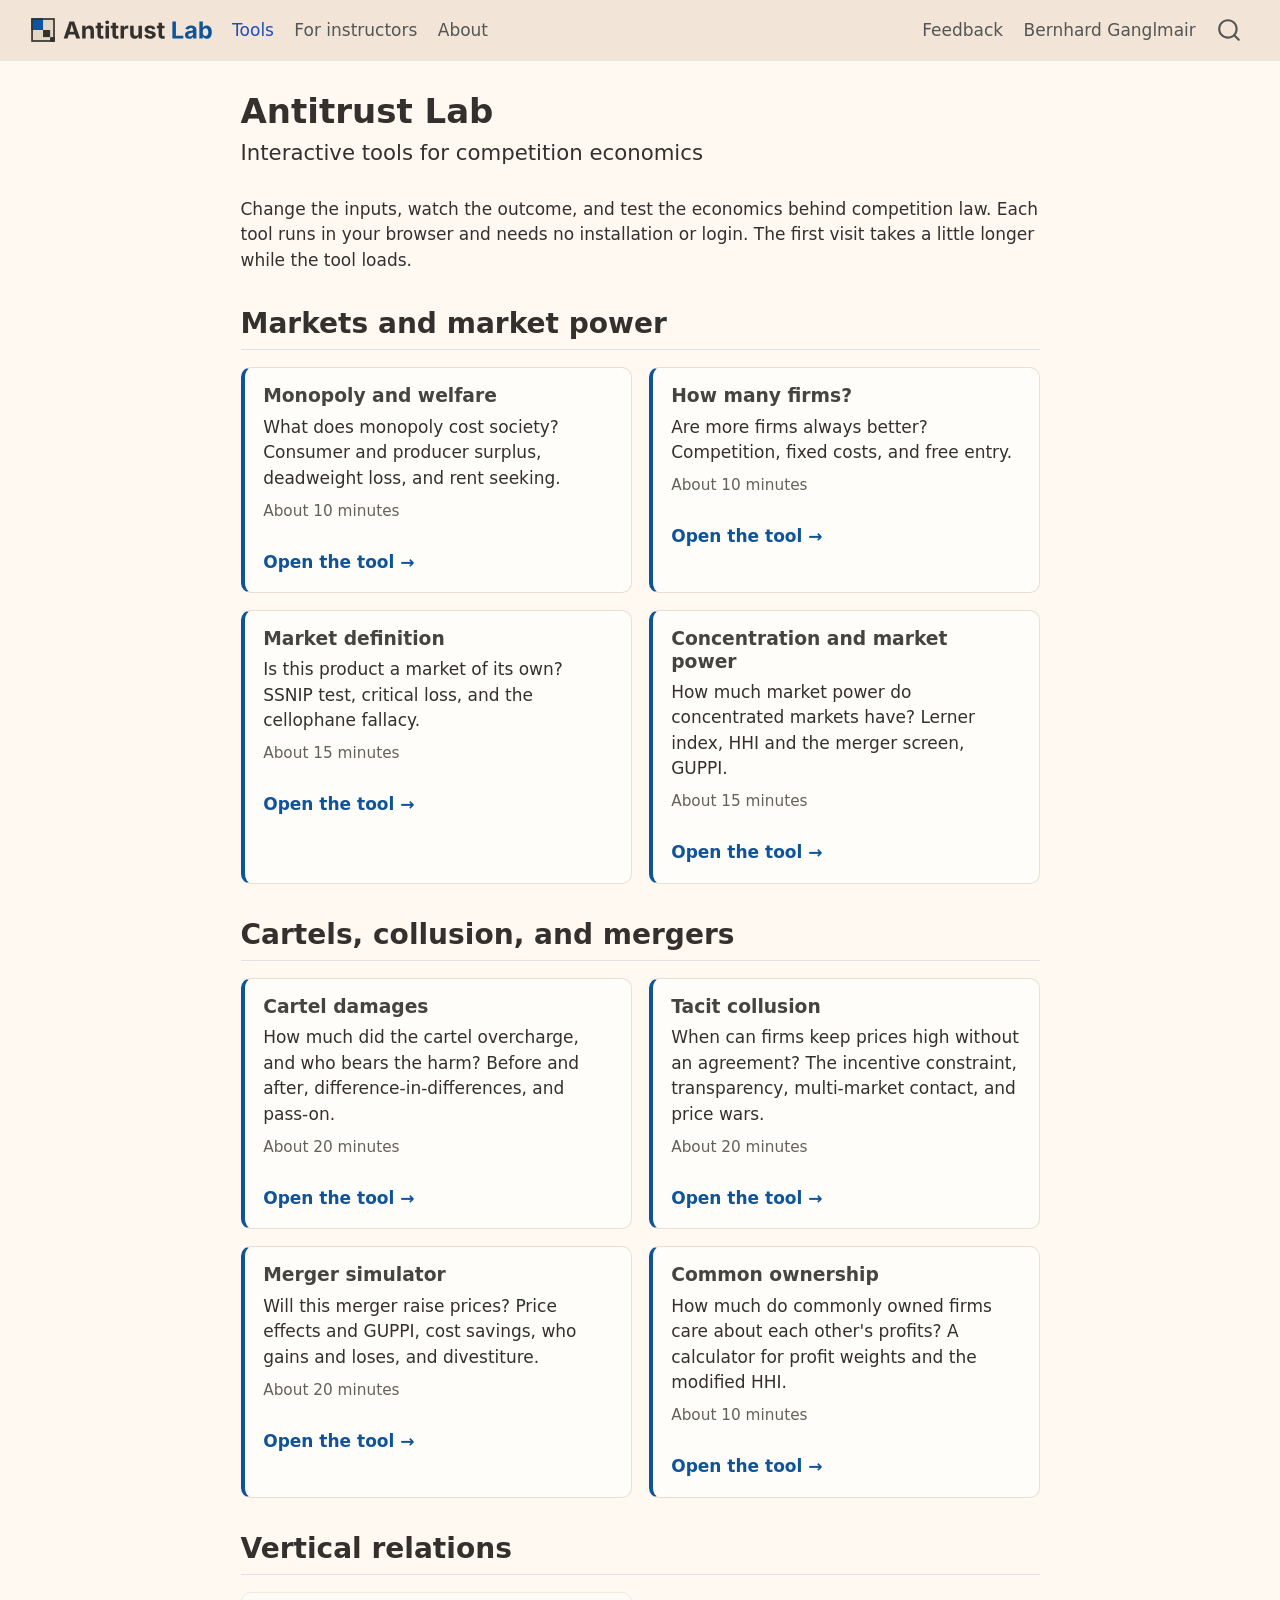
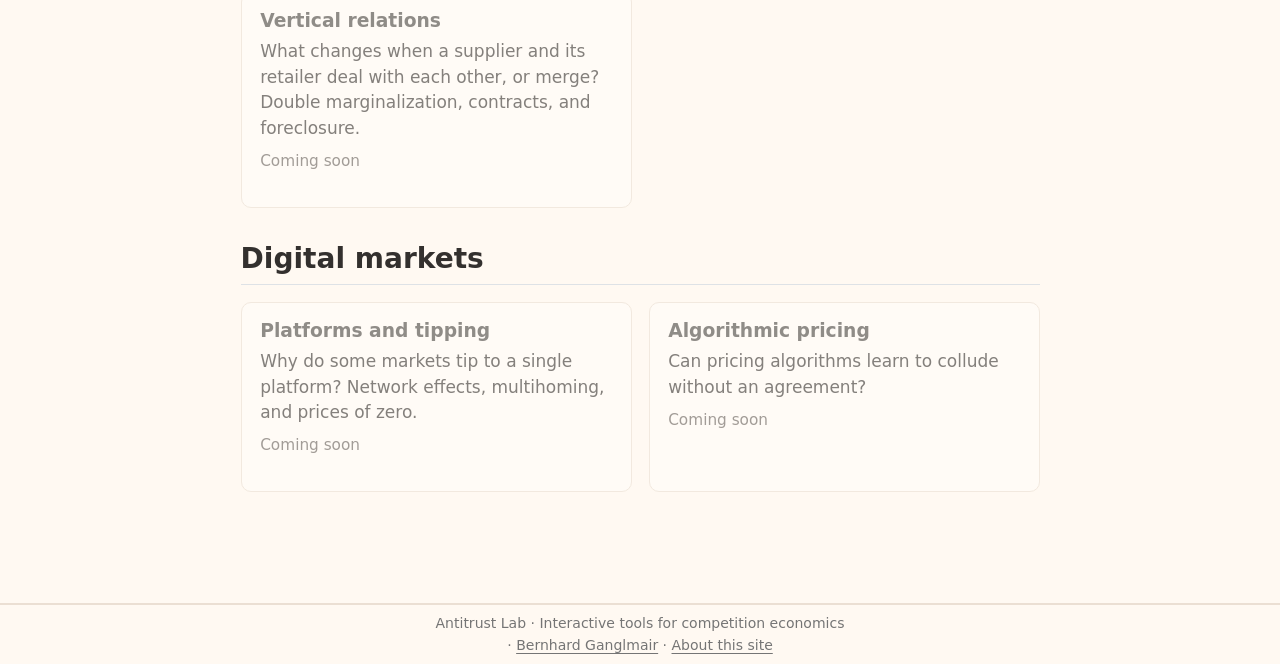
<file: docs/index.html>
<!DOCTYPE html>
<html xmlns="http://www.w3.org/1999/xhtml" lang="en-US" xml:lang="en-US"><head>

<meta charset="utf-8">
<meta name="generator" content="quarto-1.8.25">

<meta name="viewport" content="width=device-width, initial-scale=1.0, user-scalable=yes">


<title>Antitrust Lab</title>
<style>
code{white-space: pre-wrap;}
span.smallcaps{font-variant: small-caps;}
div.columns{display: flex; gap: min(4vw, 1.5em);}
div.column{flex: auto; overflow-x: auto;}
div.hanging-indent{margin-left: 1.5em; text-indent: -1.5em;}
ul.task-list{list-style: none;}
ul.task-list li input[type="checkbox"] {
  width: 0.8em;
  margin: 0 0.8em 0.2em -1em; /* quarto-specific, see https://github.com/quarto-dev/quarto-cli/issues/4556 */ 
  vertical-align: middle;
}
</style>


<script src="site_libs/quarto-nav/quarto-nav.js"></script>
<script src="site_libs/quarto-nav/headroom.min.js"></script>
<script src="site_libs/clipboard/clipboard.min.js"></script>
<script src="site_libs/quarto-search/autocomplete.umd.js"></script>
<script src="site_libs/quarto-search/fuse.min.js"></script>
<script src="site_libs/quarto-search/quarto-search.js"></script>
<meta name="quarto:offset" content="./">
<link href="./images/favicon.svg" rel="icon" type="image/svg+xml">
<script src="site_libs/quarto-html/quarto.js" type="module"></script>
<script src="site_libs/quarto-html/tabsets/tabsets.js" type="module"></script>
<script src="site_libs/quarto-html/axe/axe-check.js" type="module"></script>
<script src="site_libs/quarto-html/popper.min.js"></script>
<script src="site_libs/quarto-html/tippy.umd.min.js"></script>
<script src="site_libs/quarto-html/anchor.min.js"></script>
<link href="site_libs/quarto-html/tippy.css" rel="stylesheet">
<link href="site_libs/quarto-html/quarto-syntax-highlighting-7b89279ff1a6dce999919e0e67d4d9ec.css" rel="stylesheet" id="quarto-text-highlighting-styles">
<script src="site_libs/bootstrap/bootstrap.min.js"></script>
<link href="site_libs/bootstrap/bootstrap-icons.css" rel="stylesheet">
<link href="site_libs/bootstrap/bootstrap-cd8b28e6d29a27d750d9ad645a4403d6.min.css" rel="stylesheet" append-hash="true" id="quarto-bootstrap" data-mode="light">
<script id="quarto-search-options" type="application/json">{
  "location": "navbar",
  "copy-button": false,
  "collapse-after": 3,
  "panel-placement": "end",
  "type": "overlay",
  "limit": 50,
  "keyboard-shortcut": [
    "f",
    "/",
    "s"
  ],
  "show-item-context": false,
  "language": {
    "search-no-results-text": "No results",
    "search-matching-documents-text": "matching documents",
    "search-copy-link-title": "Copy link to search",
    "search-hide-matches-text": "Hide additional matches",
    "search-more-match-text": "more match in this document",
    "search-more-matches-text": "more matches in this document",
    "search-clear-button-title": "Clear",
    "search-text-placeholder": "",
    "search-detached-cancel-button-title": "Cancel",
    "search-submit-button-title": "Submit",
    "search-label": "Search"
  }
}</script>
<!-- Visit counter (GoatCounter): no cookies, no IP addresses stored. See about.qmd. -->
<script data-goatcounter="https://antitrust-lab.goatcounter.com/count" async="" src="https://gc.zgo.at/count.js"></script>


<link rel="stylesheet" href="styles.css">
</head>

<body class="nav-fixed fullcontent quarto-light">

<div id="quarto-search-results"></div>
  <header id="quarto-header" class="headroom fixed-top">
    <nav class="navbar navbar-expand-lg " data-bs-theme="dark">
      <div class="navbar-container container-fluid">
      <div class="navbar-brand-container mx-auto">
    <a href="./index.html" class="navbar-brand navbar-brand-logo">
    <img src="./images/antitrust-lab-logo.svg" alt="Antitrust Lab" class="navbar-logo light-content">
    <img src="./images/antitrust-lab-logo.svg" alt="Antitrust Lab" class="navbar-logo dark-content">
    </a>
  </div>
            <div id="quarto-search" class="" title="Search"></div>
          <button class="navbar-toggler" type="button" data-bs-toggle="collapse" data-bs-target="#navbarCollapse" aria-controls="navbarCollapse" role="menu" aria-expanded="false" aria-label="Toggle navigation" onclick="if (window.quartoToggleHeadroom) { window.quartoToggleHeadroom(); }">
  <span class="navbar-toggler-icon"></span>
</button>
          <div class="collapse navbar-collapse" id="navbarCollapse">
            <ul class="navbar-nav navbar-nav-scroll me-auto">
  <li class="nav-item">
    <a class="nav-link active" href="./index.html" aria-current="page"> 
<span class="menu-text">Tools</span></a>
  </li>  
  <li class="nav-item">
    <a class="nav-link" href="./instructors.html"> 
<span class="menu-text">For instructors</span></a>
  </li>  
  <li class="nav-item">
    <a class="nav-link" href="./about.html"> 
<span class="menu-text">About</span></a>
  </li>  
</ul>
            <ul class="navbar-nav navbar-nav-scroll ms-auto">
  <li class="nav-item">
    <a class="nav-link" href="https://docs.google.com/forms/d/e/1FAIpQLSdvIhiTo6BXO_Byt6Qrma8wXMDMbbSGmEHWPUL70CylOBTwGg/viewform?usp=pp_url&amp;entry.439990338=General+/+Landing+page" target="_blank"> 
<span class="menu-text">Feedback</span></a>
  </li>  
  <li class="nav-item">
    <a class="nav-link" href="https://bganglmair.github.io"> 
<span class="menu-text">Bernhard Ganglmair</span></a>
  </li>  
</ul>
          </div> <!-- /navcollapse -->
            <div class="quarto-navbar-tools">
</div>
      </div> <!-- /container-fluid -->
    </nav>
</header>
<!-- content -->
<div id="quarto-content" class="quarto-container page-columns page-rows-contents page-layout-article page-navbar">
<!-- sidebar -->
<!-- margin-sidebar -->
    
<!-- main -->
<main class="content" id="quarto-document-content">

<header id="title-block-header" class="quarto-title-block default">
<div class="quarto-title">
<h1 class="title">Antitrust Lab</h1>
<p class="subtitle lead">Interactive tools for competition economics</p>
</div>



<div class="quarto-title-meta">

    
  
    
  </div>
  


</header>


<p>Change the inputs, watch the outcome, and test the economics behind competition law. Each tool runs in your browser and needs no installation or login. The first visit takes a little longer while the tool loads.</p>
<section id="markets-and-market-power" class="level2 part">
<h2 class="anchored" data-anchor-id="markets-and-market-power">Markets and market power</h2>
</section>
<div class="tool-grid">
  <div class="tool-card live">
    <h3 class="anchored">Monopoly and welfare</h3>
    <p class="q">What does monopoly cost society? Consumer and producer surplus, deadweight loss, and rent seeking.</p>
    <p class="meta">About 10 minutes</p>
    <a class="go" href="welfare/">Open the tool →</a>
  </div>
  <div class="tool-card live">
    <h3 class="anchored">How many firms?</h3>
    <p class="q">Are more firms always better? Competition, fixed costs, and free entry.</p>
    <p class="meta">About 10 minutes</p>
    <a class="go" href="how-many-firms/">Open the tool →</a>
  </div>
  <div class="tool-card live">
    <h3 class="anchored">Market definition</h3>
    <p class="q">Is this product a market of its own? SSNIP test, critical loss, and the cellophane fallacy.</p>
    <p class="meta">About 15 minutes</p>
    <a class="go" href="market-definition/">Open the tool →</a>
  </div>
  <div class="tool-card live">
    <h3 class="anchored">Concentration and market power</h3>
    <p class="q">How much market power do concentrated markets have? Lerner index, HHI and the merger screen, GUPPI.</p>
    <p class="meta">About 15 minutes</p>
    <a class="go" href="concentration/">Open the tool →</a>
  </div>
</div>
<section id="cartels-collusion-and-mergers" class="level2 part">
<h2 class="anchored" data-anchor-id="cartels-collusion-and-mergers">Cartels, collusion, and mergers</h2>
</section>
<div class="tool-grid">
  <div class="tool-card live">
    <h3 class="anchored">Cartel damages</h3>
    <p class="q">How much did the cartel overcharge, and who bears the harm? Before and after, difference-in-differences, and pass-on.</p>
    <p class="meta">About 20 minutes</p>
    <a class="go" href="cartel-damages/">Open the tool →</a>
  </div>
  <div class="tool-card live">
    <h3 class="anchored">Tacit collusion</h3>
    <p class="q">When can firms keep prices high without an agreement? The incentive constraint, transparency, multi-market contact, and price wars.</p>
    <p class="meta">About 20 minutes</p>
    <a class="go" href="tacit-collusion/">Open the tool →</a>
  </div>
  <div class="tool-card live">
    <h3 class="anchored">Merger simulator</h3>
    <p class="q">Will this merger raise prices? Price effects and GUPPI, cost savings, who gains and loses, and divestiture.</p>
    <p class="meta">About 20 minutes</p>
    <a class="go" href="merger-simulator/">Open the tool →</a>
  </div>
  <div class="tool-card live">
    <h3 class="anchored">Common ownership</h3>
    <p class="q">How much do commonly owned firms care about each other's profits? A calculator for profit weights and the modified HHI.</p>
    <p class="meta">About 10 minutes</p>
    <a class="go" href="common-ownership/">Open the tool →</a>
  </div>
</div>
<section id="vertical-relations" class="level2 part">
<h2 class="anchored" data-anchor-id="vertical-relations">Vertical relations</h2>
</section>
<div class="tool-grid">
  <div class="tool-card soon">
    <h3 class="anchored">Vertical relations</h3>
    <p class="q">What changes when a supplier and its retailer deal with each other, or merge? Double marginalization, contracts, and foreclosure.</p>
    <p class="meta">Coming soon</p>
  </div>
</div>
<section id="digital-markets" class="level2 part">
<h2 class="anchored" data-anchor-id="digital-markets">Digital markets</h2>
</section>
<div class="tool-grid">
  <div class="tool-card soon">
    <h3 class="anchored">Platforms and tipping</h3>
    <p class="q">Why do some markets tip to a single platform? Network effects, multihoming, and prices of zero.</p>
    <p class="meta">Coming soon</p>
  </div>
  <div class="tool-card soon">
    <h3 class="anchored">Algorithmic pricing</h3>
    <p class="q">Can pricing algorithms learn to collude without an agreement?</p>
    <p class="meta">Coming soon</p>
  </div>
</div>



</main> <!-- /main -->
<script id="quarto-html-after-body" type="application/javascript">
  window.document.addEventListener("DOMContentLoaded", function (event) {
    const icon = "";
    const anchorJS = new window.AnchorJS();
    anchorJS.options = {
      placement: 'right',
      icon: icon
    };
    anchorJS.add('.anchored');
    const isCodeAnnotation = (el) => {
      for (const clz of el.classList) {
        if (clz.startsWith('code-annotation-')) {                     
          return true;
        }
      }
      return false;
    }
    const onCopySuccess = function(e) {
      // button target
      const button = e.trigger;
      // don't keep focus
      button.blur();
      // flash "checked"
      button.classList.add('code-copy-button-checked');
      var currentTitle = button.getAttribute("title");
      button.setAttribute("title", "Copied!");
      let tooltip;
      if (window.bootstrap) {
        button.setAttribute("data-bs-toggle", "tooltip");
        button.setAttribute("data-bs-placement", "left");
        button.setAttribute("data-bs-title", "Copied!");
        tooltip = new bootstrap.Tooltip(button, 
          { trigger: "manual", 
            customClass: "code-copy-button-tooltip",
            offset: [0, -8]});
        tooltip.show();    
      }
      setTimeout(function() {
        if (tooltip) {
          tooltip.hide();
          button.removeAttribute("data-bs-title");
          button.removeAttribute("data-bs-toggle");
          button.removeAttribute("data-bs-placement");
        }
        button.setAttribute("title", currentTitle);
        button.classList.remove('code-copy-button-checked');
      }, 1000);
      // clear code selection
      e.clearSelection();
    }
    const getTextToCopy = function(trigger) {
      const outerScaffold = trigger.parentElement.cloneNode(true);
      const codeEl = outerScaffold.querySelector('code');
      for (const childEl of codeEl.children) {
        if (isCodeAnnotation(childEl)) {
          childEl.remove();
        }
      }
      return codeEl.innerText;
    }
    const clipboard = new window.ClipboardJS('.code-copy-button:not([data-in-quarto-modal])', {
      text: getTextToCopy
    });
    clipboard.on('success', onCopySuccess);
    if (window.document.getElementById('quarto-embedded-source-code-modal')) {
      const clipboardModal = new window.ClipboardJS('.code-copy-button[data-in-quarto-modal]', {
        text: getTextToCopy,
        container: window.document.getElementById('quarto-embedded-source-code-modal')
      });
      clipboardModal.on('success', onCopySuccess);
    }
      var localhostRegex = new RegExp(/^(?:http|https):\/\/localhost\:?[0-9]*\//);
      var mailtoRegex = new RegExp(/^mailto:/);
        var filterRegex = new RegExp("https:\/\/bganglmair\.github\.io\/antitrust-lab\/");
      var isInternal = (href) => {
          return filterRegex.test(href) || localhostRegex.test(href) || mailtoRegex.test(href);
      }
      // Inspect non-navigation links and adorn them if external
     var links = window.document.querySelectorAll('a[href]:not(.nav-link):not(.navbar-brand):not(.toc-action):not(.sidebar-link):not(.sidebar-item-toggle):not(.pagination-link):not(.no-external):not([aria-hidden]):not(.dropdown-item):not(.quarto-navigation-tool):not(.about-link)');
      for (var i=0; i<links.length; i++) {
        const link = links[i];
        if (!isInternal(link.href)) {
          // undo the damage that might have been done by quarto-nav.js in the case of
          // links that we want to consider external
          if (link.dataset.originalHref !== undefined) {
            link.href = link.dataset.originalHref;
          }
        }
      }
    function tippyHover(el, contentFn, onTriggerFn, onUntriggerFn) {
      const config = {
        allowHTML: true,
        maxWidth: 500,
        delay: 100,
        arrow: false,
        appendTo: function(el) {
            return el.parentElement;
        },
        interactive: true,
        interactiveBorder: 10,
        theme: 'quarto',
        placement: 'bottom-start',
      };
      if (contentFn) {
        config.content = contentFn;
      }
      if (onTriggerFn) {
        config.onTrigger = onTriggerFn;
      }
      if (onUntriggerFn) {
        config.onUntrigger = onUntriggerFn;
      }
      window.tippy(el, config); 
    }
    const noterefs = window.document.querySelectorAll('a[role="doc-noteref"]');
    for (var i=0; i<noterefs.length; i++) {
      const ref = noterefs[i];
      tippyHover(ref, function() {
        // use id or data attribute instead here
        let href = ref.getAttribute('data-footnote-href') || ref.getAttribute('href');
        try { href = new URL(href).hash; } catch {}
        const id = href.replace(/^#\/?/, "");
        const note = window.document.getElementById(id);
        if (note) {
          return note.innerHTML;
        } else {
          return "";
        }
      });
    }
    const xrefs = window.document.querySelectorAll('a.quarto-xref');
    const processXRef = (id, note) => {
      // Strip column container classes
      const stripColumnClz = (el) => {
        el.classList.remove("page-full", "page-columns");
        if (el.children) {
          for (const child of el.children) {
            stripColumnClz(child);
          }
        }
      }
      stripColumnClz(note)
      if (id === null || id.startsWith('sec-')) {
        // Special case sections, only their first couple elements
        const container = document.createElement("div");
        if (note.children && note.children.length > 2) {
          container.appendChild(note.children[0].cloneNode(true));
          for (let i = 1; i < note.children.length; i++) {
            const child = note.children[i];
            if (child.tagName === "P" && child.innerText === "") {
              continue;
            } else {
              container.appendChild(child.cloneNode(true));
              break;
            }
          }
          if (window.Quarto?.typesetMath) {
            window.Quarto.typesetMath(container);
          }
          return container.innerHTML
        } else {
          if (window.Quarto?.typesetMath) {
            window.Quarto.typesetMath(note);
          }
          return note.innerHTML;
        }
      } else {
        // Remove any anchor links if they are present
        const anchorLink = note.querySelector('a.anchorjs-link');
        if (anchorLink) {
          anchorLink.remove();
        }
        if (window.Quarto?.typesetMath) {
          window.Quarto.typesetMath(note);
        }
        if (note.classList.contains("callout")) {
          return note.outerHTML;
        } else {
          return note.innerHTML;
        }
      }
    }
    for (var i=0; i<xrefs.length; i++) {
      const xref = xrefs[i];
      tippyHover(xref, undefined, function(instance) {
        instance.disable();
        let url = xref.getAttribute('href');
        let hash = undefined; 
        if (url.startsWith('#')) {
          hash = url;
        } else {
          try { hash = new URL(url).hash; } catch {}
        }
        if (hash) {
          const id = hash.replace(/^#\/?/, "");
          const note = window.document.getElementById(id);
          if (note !== null) {
            try {
              const html = processXRef(id, note.cloneNode(true));
              instance.setContent(html);
            } finally {
              instance.enable();
              instance.show();
            }
          } else {
            // See if we can fetch this
            fetch(url.split('#')[0])
            .then(res => res.text())
            .then(html => {
              const parser = new DOMParser();
              const htmlDoc = parser.parseFromString(html, "text/html");
              const note = htmlDoc.getElementById(id);
              if (note !== null) {
                const html = processXRef(id, note);
                instance.setContent(html);
              } 
            }).finally(() => {
              instance.enable();
              instance.show();
            });
          }
        } else {
          // See if we can fetch a full url (with no hash to target)
          // This is a special case and we should probably do some content thinning / targeting
          fetch(url)
          .then(res => res.text())
          .then(html => {
            const parser = new DOMParser();
            const htmlDoc = parser.parseFromString(html, "text/html");
            const note = htmlDoc.querySelector('main.content');
            if (note !== null) {
              // This should only happen for chapter cross references
              // (since there is no id in the URL)
              // remove the first header
              if (note.children.length > 0 && note.children[0].tagName === "HEADER") {
                note.children[0].remove();
              }
              const html = processXRef(null, note);
              instance.setContent(html);
            } 
          }).finally(() => {
            instance.enable();
            instance.show();
          });
        }
      }, function(instance) {
      });
    }
        let selectedAnnoteEl;
        const selectorForAnnotation = ( cell, annotation) => {
          let cellAttr = 'data-code-cell="' + cell + '"';
          let lineAttr = 'data-code-annotation="' +  annotation + '"';
          const selector = 'span[' + cellAttr + '][' + lineAttr + ']';
          return selector;
        }
        const selectCodeLines = (annoteEl) => {
          const doc = window.document;
          const targetCell = annoteEl.getAttribute("data-target-cell");
          const targetAnnotation = annoteEl.getAttribute("data-target-annotation");
          const annoteSpan = window.document.querySelector(selectorForAnnotation(targetCell, targetAnnotation));
          const lines = annoteSpan.getAttribute("data-code-lines").split(",");
          const lineIds = lines.map((line) => {
            return targetCell + "-" + line;
          })
          let top = null;
          let height = null;
          let parent = null;
          if (lineIds.length > 0) {
              //compute the position of the single el (top and bottom and make a div)
              const el = window.document.getElementById(lineIds[0]);
              top = el.offsetTop;
              height = el.offsetHeight;
              parent = el.parentElement.parentElement;
            if (lineIds.length > 1) {
              const lastEl = window.document.getElementById(lineIds[lineIds.length - 1]);
              const bottom = lastEl.offsetTop + lastEl.offsetHeight;
              height = bottom - top;
            }
            if (top !== null && height !== null && parent !== null) {
              // cook up a div (if necessary) and position it 
              let div = window.document.getElementById("code-annotation-line-highlight");
              if (div === null) {
                div = window.document.createElement("div");
                div.setAttribute("id", "code-annotation-line-highlight");
                div.style.position = 'absolute';
                parent.appendChild(div);
              }
              div.style.top = top - 2 + "px";
              div.style.height = height + 4 + "px";
              div.style.left = 0;
              let gutterDiv = window.document.getElementById("code-annotation-line-highlight-gutter");
              if (gutterDiv === null) {
                gutterDiv = window.document.createElement("div");
                gutterDiv.setAttribute("id", "code-annotation-line-highlight-gutter");
                gutterDiv.style.position = 'absolute';
                const codeCell = window.document.getElementById(targetCell);
                const gutter = codeCell.querySelector('.code-annotation-gutter');
                gutter.appendChild(gutterDiv);
              }
              gutterDiv.style.top = top - 2 + "px";
              gutterDiv.style.height = height + 4 + "px";
            }
            selectedAnnoteEl = annoteEl;
          }
        };
        const unselectCodeLines = () => {
          const elementsIds = ["code-annotation-line-highlight", "code-annotation-line-highlight-gutter"];
          elementsIds.forEach((elId) => {
            const div = window.document.getElementById(elId);
            if (div) {
              div.remove();
            }
          });
          selectedAnnoteEl = undefined;
        };
          // Handle positioning of the toggle
      window.addEventListener(
        "resize",
        throttle(() => {
          elRect = undefined;
          if (selectedAnnoteEl) {
            selectCodeLines(selectedAnnoteEl);
          }
        }, 10)
      );
      function throttle(fn, ms) {
      let throttle = false;
      let timer;
        return (...args) => {
          if(!throttle) { // first call gets through
              fn.apply(this, args);
              throttle = true;
          } else { // all the others get throttled
              if(timer) clearTimeout(timer); // cancel #2
              timer = setTimeout(() => {
                fn.apply(this, args);
                timer = throttle = false;
              }, ms);
          }
        };
      }
        // Attach click handler to the DT
        const annoteDls = window.document.querySelectorAll('dt[data-target-cell]');
        for (const annoteDlNode of annoteDls) {
          annoteDlNode.addEventListener('click', (event) => {
            const clickedEl = event.target;
            if (clickedEl !== selectedAnnoteEl) {
              unselectCodeLines();
              const activeEl = window.document.querySelector('dt[data-target-cell].code-annotation-active');
              if (activeEl) {
                activeEl.classList.remove('code-annotation-active');
              }
              selectCodeLines(clickedEl);
              clickedEl.classList.add('code-annotation-active');
            } else {
              // Unselect the line
              unselectCodeLines();
              clickedEl.classList.remove('code-annotation-active');
            }
          });
        }
    const findCites = (el) => {
      const parentEl = el.parentElement;
      if (parentEl) {
        const cites = parentEl.dataset.cites;
        if (cites) {
          return {
            el,
            cites: cites.split(' ')
          };
        } else {
          return findCites(el.parentElement)
        }
      } else {
        return undefined;
      }
    };
    var bibliorefs = window.document.querySelectorAll('a[role="doc-biblioref"]');
    for (var i=0; i<bibliorefs.length; i++) {
      const ref = bibliorefs[i];
      const citeInfo = findCites(ref);
      if (citeInfo) {
        tippyHover(citeInfo.el, function() {
          var popup = window.document.createElement('div');
          citeInfo.cites.forEach(function(cite) {
            var citeDiv = window.document.createElement('div');
            citeDiv.classList.add('hanging-indent');
            citeDiv.classList.add('csl-entry');
            var biblioDiv = window.document.getElementById('ref-' + cite);
            if (biblioDiv) {
              citeDiv.innerHTML = biblioDiv.innerHTML;
            }
            popup.appendChild(citeDiv);
          });
          return popup.innerHTML;
        });
      }
    }
  });
  </script>
</div> <!-- /content -->
<footer class="footer">
  <div class="nav-footer">
    <div class="nav-footer-left">
      &nbsp;
    </div>   
    <div class="nav-footer-center">
<p>Antitrust Lab · Interactive tools for competition economics · <a href="https://bganglmair.github.io">Bernhard Ganglmair</a> · <a href="./about.html">About this site</a></p>
</div>
    <div class="nav-footer-right">
      &nbsp;
    </div>
  </div>
</footer>




</body></html>
</file>
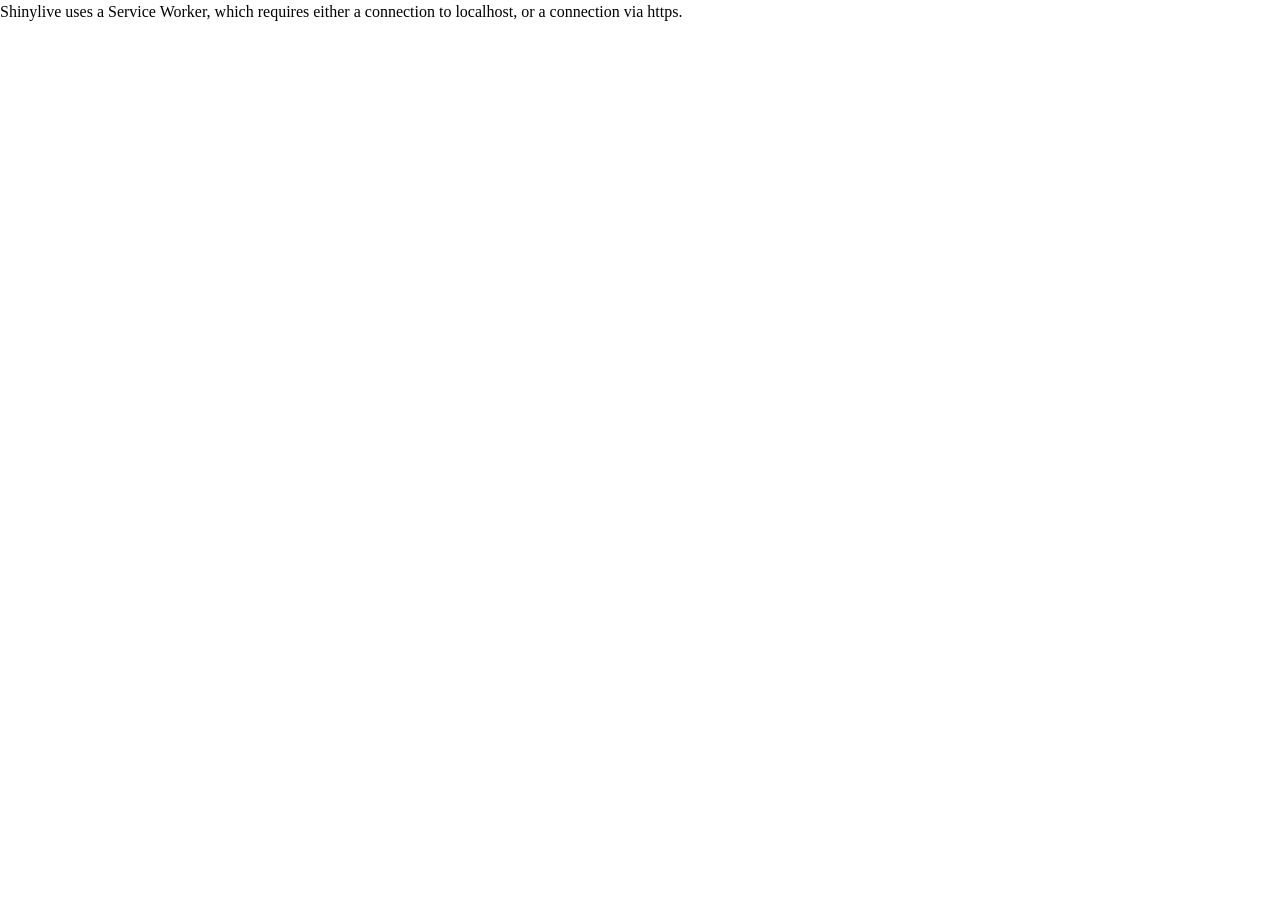
<file: docs/cartel-damages/index.html>
<!doctype html>
<html lang="en">
  <head>
    <meta charset="UTF-8" />
    <meta name="viewport" content="width=device-width, initial-scale=1.0" />
    <title>Antitrust Lab</title>
    <script
      src="./../shinylive/load-shinylive-sw.js"
      type="module"
    ></script>
    <script type="module">
      import { runExportedApp } from "./../shinylive/shinylive.js";
      runExportedApp({
        id: "root",
        appEngine: "r",
        relPath: "../",
      });
    </script>
    <link rel="stylesheet" href="./../shinylive/style-resets.css" />
    <link rel="stylesheet" href="./../shinylive/shinylive.css" />
    
  <link rel="icon" type="image/svg+xml" href="../images/favicon.svg">
<!-- Visit counter (GoatCounter): no cookies, no IP addresses stored. See about.qmd. -->
<script data-goatcounter="https://antitrust-lab.goatcounter.com/count" async src="https://gc.zgo.at/count.js"></script>
</head>
  <body>
    
    <div style="height: 100vh; width: 100vw" id="root"></div>
    
  </body>
</html>
</file>
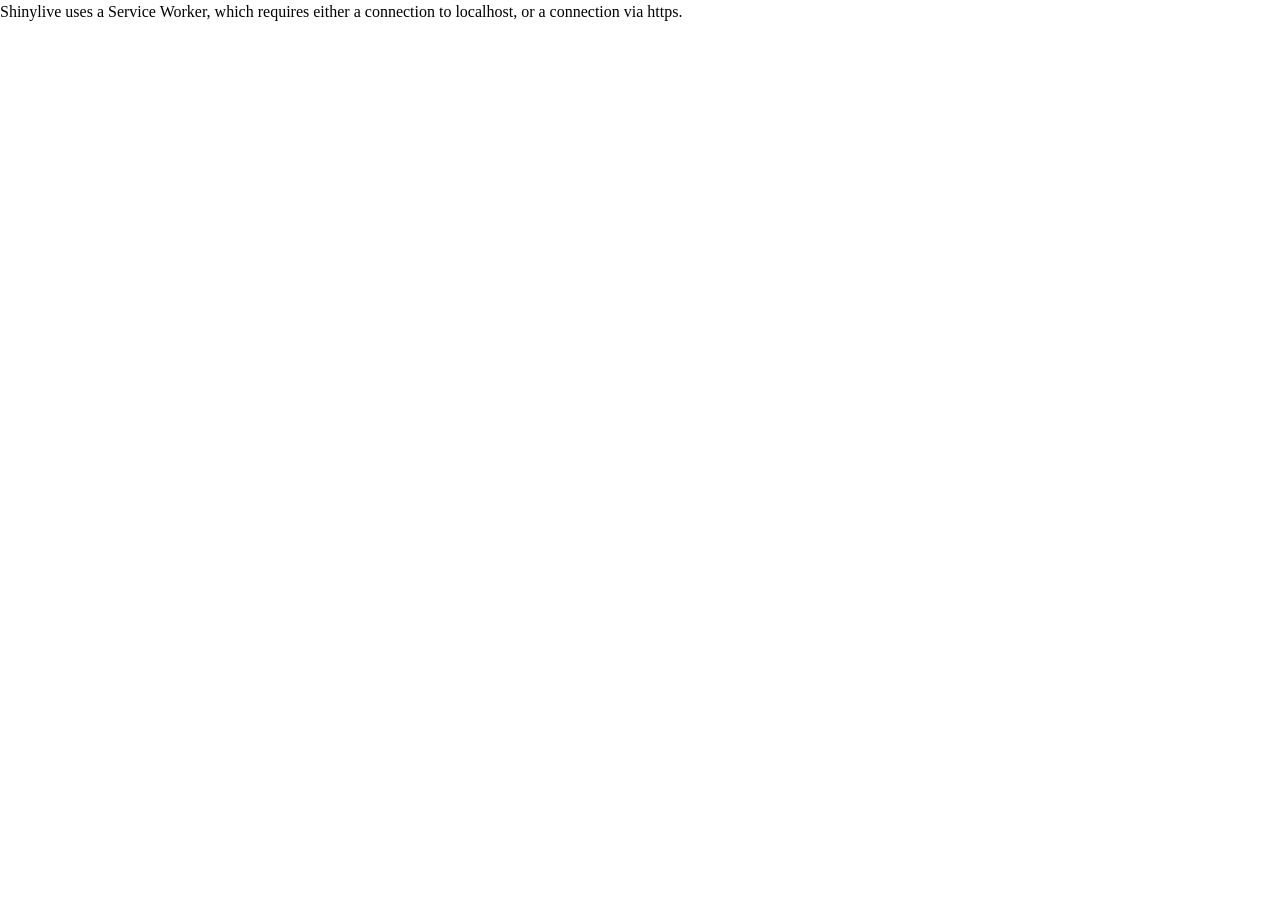
<file: docs/cartel-damages/edit/index.html>
<!doctype html>
<html xmlns="http://www.w3.org/1999/xhtml" lang="en">
  <head>
    <title>Redirect to editable app</title>
    <meta
      http-equiv="refresh"
      content="0;URL='../index.html?_shinylive-mode=editor-terminal-viewer'"
    />
  </head>
  <body></body>
</html>
</file>
<file: docs/site_libs/quarto-html/tippy.css>
.tippy-box[data-animation=fade][data-state=hidden]{opacity:0}[data-tippy-root]{max-width:calc(100vw - 10px)}.tippy-box{position:relative;background-color:#333;color:#fff;border-radius:4px;font-size:14px;line-height:1.4;white-space:normal;outline:0;transition-property:transform,visibility,opacity}.tippy-box[data-placement^=top]>.tippy-arrow{bottom:0}.tippy-box[data-placement^=top]>.tippy-arrow:before{bottom:-7px;left:0;border-width:8px 8px 0;border-top-color:initial;transform-origin:center top}.tippy-box[data-placement^=bottom]>.tippy-arrow{top:0}.tippy-box[data-placement^=bottom]>.tippy-arrow:before{top:-7px;left:0;border-width:0 8px 8px;border-bottom-color:initial;transform-origin:center bottom}.tippy-box[data-placement^=left]>.tippy-arrow{right:0}.tippy-box[data-placement^=left]>.tippy-arrow:before{border-width:8px 0 8px 8px;border-left-color:initial;right:-7px;transform-origin:center left}.tippy-box[data-placement^=right]>.tippy-arrow{left:0}.tippy-box[data-placement^=right]>.tippy-arrow:before{left:-7px;border-width:8px 8px 8px 0;border-right-color:initial;transform-origin:center right}.tippy-box[data-inertia][data-state=visible]{transition-timing-function:cubic-bezier(.54,1.5,.38,1.11)}.tippy-arrow{width:16px;height:16px;color:#333}.tippy-arrow:before{content:"";position:absolute;border-color:transparent;border-style:solid}.tippy-content{position:relative;padding:5px 9px;z-index:1}
</file>
<file: docs/site_libs/quarto-html/quarto-syntax-highlighting-7b89279ff1a6dce999919e0e67d4d9ec.css>
/* quarto syntax highlight colors */
:root {
  --quarto-hl-ot-color: #003B4F;
  --quarto-hl-at-color: #657422;
  --quarto-hl-ss-color: #20794D;
  --quarto-hl-an-color: #5E5E5E;
  --quarto-hl-fu-color: #4758AB;
  --quarto-hl-st-color: #20794D;
  --quarto-hl-cf-color: #003B4F;
  --quarto-hl-op-color: #5E5E5E;
  --quarto-hl-er-color: #AD0000;
  --quarto-hl-bn-color: #AD0000;
  --quarto-hl-al-color: #AD0000;
  --quarto-hl-va-color: #111111;
  --quarto-hl-bu-color: inherit;
  --quarto-hl-ex-color: inherit;
  --quarto-hl-pp-color: #AD0000;
  --quarto-hl-in-color: #5E5E5E;
  --quarto-hl-vs-color: #20794D;
  --quarto-hl-wa-color: #5E5E5E;
  --quarto-hl-do-color: #5E5E5E;
  --quarto-hl-im-color: #00769E;
  --quarto-hl-ch-color: #20794D;
  --quarto-hl-dt-color: #AD0000;
  --quarto-hl-fl-color: #AD0000;
  --quarto-hl-co-color: #5E5E5E;
  --quarto-hl-cv-color: #5E5E5E;
  --quarto-hl-cn-color: #8f5902;
  --quarto-hl-sc-color: #5E5E5E;
  --quarto-hl-dv-color: #AD0000;
  --quarto-hl-kw-color: #003B4F;
}

/* other quarto variables */
:root {
  --quarto-font-monospace: SFMono-Regular, Menlo, Monaco, Consolas, "Liberation Mono", "Courier New", monospace;
}

/* syntax highlight based on Pandoc's rules */
pre > code.sourceCode > span {
  color: #003B4F;
}

code.sourceCode > span {
  color: #003B4F;
}

div.sourceCode,
div.sourceCode pre.sourceCode {
  color: #003B4F;
}

/* Normal */
code span {
  color: #003B4F;
}

/* Alert */
code span.al {
  color: #AD0000;
  font-style: inherit;
}

/* Annotation */
code span.an {
  color: #5E5E5E;
  font-style: inherit;
}

/* Attribute */
code span.at {
  color: #657422;
  font-style: inherit;
}

/* BaseN */
code span.bn {
  color: #AD0000;
  font-style: inherit;
}

/* BuiltIn */
code span.bu {
  font-style: inherit;
}

/* ControlFlow */
code span.cf {
  color: #003B4F;
  font-weight: bold;
  font-style: inherit;
}

/* Char */
code span.ch {
  color: #20794D;
  font-style: inherit;
}

/* Constant */
code span.cn {
  color: #8f5902;
  font-style: inherit;
}

/* Comment */
code span.co {
  color: #5E5E5E;
  font-style: inherit;
}

/* CommentVar */
code span.cv {
  color: #5E5E5E;
  font-style: italic;
}

/* Documentation */
code span.do {
  color: #5E5E5E;
  font-style: italic;
}

/* DataType */
code span.dt {
  color: #AD0000;
  font-style: inherit;
}

/* DecVal */
code span.dv {
  color: #AD0000;
  font-style: inherit;
}

/* Error */
code span.er {
  color: #AD0000;
  font-style: inherit;
}

/* Extension */
code span.ex {
  font-style: inherit;
}

/* Float */
code span.fl {
  color: #AD0000;
  font-style: inherit;
}

/* Function */
code span.fu {
  color: #4758AB;
  font-style: inherit;
}

/* Import */
code span.im {
  color: #00769E;
  font-style: inherit;
}

/* Information */
code span.in {
  color: #5E5E5E;
  font-style: inherit;
}

/* Keyword */
code span.kw {
  color: #003B4F;
  font-weight: bold;
  font-style: inherit;
}

/* Operator */
code span.op {
  color: #5E5E5E;
  font-style: inherit;
}

/* Other */
code span.ot {
  color: #003B4F;
  font-style: inherit;
}

/* Preprocessor */
code span.pp {
  color: #AD0000;
  font-style: inherit;
}

/* SpecialChar */
code span.sc {
  color: #5E5E5E;
  font-style: inherit;
}

/* SpecialString */
code span.ss {
  color: #20794D;
  font-style: inherit;
}

/* String */
code span.st {
  color: #20794D;
  font-style: inherit;
}

/* Variable */
code span.va {
  color: #111111;
  font-style: inherit;
}

/* VerbatimString */
code span.vs {
  color: #20794D;
  font-style: inherit;
}

/* Warning */
code span.wa {
  color: #5E5E5E;
  font-style: italic;
}

.prevent-inlining {
  content: "</";
}

/*# sourceMappingURL=3944bc705cfaf4c80e56f77c5205168a.css.map */
</file>
<file: docs/styles.css>
:root { --lab-blue: #0072B2; --lab-muted: #6b7280; }
.tool-grid { display: grid; grid-template-columns: repeat(auto-fill, minmax(260px, 1fr)); gap: 1rem; margin: 1rem 0 2rem 0; }
.tool-card { border: 1px solid #e5e7eb; border-radius: 10px; padding: 1rem 1.1rem; background: #fff; }
.tool-card h3 { font-size: 1.1rem; margin: 0 0 .4rem 0; }
.tool-card .q { margin: 0 0 .5rem 0; }
.tool-card .meta { color: var(--lab-muted); font-size: .9rem; }
.tool-card.live { border-left: 4px solid var(--lab-blue); }
.tool-card.soon { opacity: .6; }
.tool-card a.go { display: inline-block; margin-top: .6rem; font-weight: 600; text-decoration: none; }
.part { margin-top: 1.6rem; }

/* Editorial scheme */
body { background-color: #FFF9F2; color: #33302E; }
.navbar { background-color: #F2E5D7 !important; }
a { color: #0F5499; }
.tool-card { background: #FFFDF9; border-color: #EBDFD3; }
.tool-card.live { border-left-color: #0F5499; }
:root { --lab-blue: #0F5499; --lab-muted: #66605C; }
.nav-footer, footer.footer { background-color: #FFF9F2 !important; border-top: 1px solid #EBDFD3; }

/* Logo in the navigation bar */
.navbar-logo { max-height: 26px; }
</file>
<file: docs/shinylive/shinylive.css>
/* Shinylive 0.10.12
// Copyright 2026 Posit, PBC */
/* src/Components/App.css */
@font-face {
  font-family: "Source Sans Pro";
  src: url("./SourceSansPro-Regular.otf-PVQ5ZP77.woff2") format("woff2");
  font-weight: normal;
  font-style: normal;
}
:root {
  --colors-grey: grey;
  --colors-blue: #007bc2;
  --colors-blue-dark: hsl(207, 69%, 35%);
  --colors-red: #c10000;
  --colors-white: white;
  --colors-bg: white;
  --colors-fg: #333;
  --font-face:
    "Source Sans Pro",
    Arial,
    Helvetica,
    sans-serif;
  --font-size: 14px;
  --font-mono-face:
    Menlo,
    Monaco,
    Consolas,
    "Liberation Mono",
    "Courier New",
    monospace;
  --font-mono-size: 12px;
  --panel-roundness: 5px;
  --button-roundness: 5px;
  --container-roundness: calc(var(--panel-roundness) * 1.4);
  --shadow-color: 0deg 0% 56%;
  --shadow-elevation-low:
    0.3px 0.4px 0.6px hsl(var(--shadow-color) / 0.34),
    0.5px 0.7px 1px -1.2px hsl(var(--shadow-color) / 0.34),
    1.2px 1.7px 2.3px -2.5px hsl(var(--shadow-color) / 0.34);
  --shadow-elevation-medium:
    0.3px 0.4px 0.6px hsl(var(--shadow-color) / 0.36),
    1px 1.4px 1.9px -0.8px hsl(var(--shadow-color) / 0.36),
    2.6px 3.4px 4.8px -1.7px hsl(var(--shadow-color) / 0.36),
    6.2px 8.3px 11.7px -2.5px hsl(var(--shadow-color) / 0.36);
}
.shinylive-container {
  --pad: 2px;
  height: 100%;
  width: 100%;
  min-height: 100px;
  min-width: 400px;
  padding: var(--pad);
  border-radius: var(--container-roundness);
  background-color: #e6e6e6;
}
.shinylive-container.viewer {
  --pad: 0;
  min-width: unset;
}
.shinylive-container > div {
  border-radius: var(--panel-roundness);
  background-color: var(--colors-bg);
}
.shinylive-example-selector {
  grid-area: exampleselector;
}
.shinylive-editor {
  grid-area: editor;
}
.shinylive-terminal {
  grid-area: terminal;
}
.shinylive-viewer {
  grid-area: viewer;
}
button {
  background-color: var(--colors-blue);
  color: var(--colors-white);
  font-family: var(--font-face);
  font-size: var(--font-size);
  border-style: solid;
  border-color: var(--colors-white);
  border-radius: var(--button-roundness);
  cursor: pointer;
  padding: 0.2rem 0.5rem;
}
button:disabled {
  cursor: default;
  background-color: #c8c8c8;
}
.shinylive-container.editor-cell {
  padding: 0;
}
.shinylive-container.editor-cell .shinylive-editor {
  border-bottom-right-radius: 0;
  border-bottom-left-radius: 0;
}
.shinylive-container.editor-cell .shinylive-output-cell {
  border-top: 2px solid #eeeff2;
  border-top-right-radius: 0;
  border-top-left-radius: 0;
}
.shinylive-container.editor-cell .shinylive-output-cell .rendered-html {
  padding: 2px 12px 3px 12px;
}
.shinylive-container.editor-cell .shinylive-output-cell pre.output-content {
  border-top-right-radius: 0;
  border-top-left-radius: 0;
  background-color: #eeeff2;
  font-size: 13px;
  line-height: 1.8;
  padding: 2px 12px 5px 12px;
  margin-bottom: 0;
  color: #666;
}
.shinylive-container.editor-cell .editor-container {
  padding: 0;
}
.shinylive-container.editor-cell .cm-scroller {
  padding: 12px 12px 4px 12px;
}

/* src/Components/ExampleSelector.css */
.shinylive-example-selector {
  padding: 3px 3px 3px 8px;
  font-family: var(--font-face);
  --indent: 8px;
  --divider-color: #f1f1f1;
}
.shinylive-example-selector > .categories {
  height: 100%;
  overflow-y: auto;
  padding: var(--indent);
}
.shinylive-example-selector > .categories .category-title {
  color: var(--colors-blue, blue);
  margin-top: calc(var(--indent) * 2);
}
.shinylive-example-selector .example {
  --v-pad: calc(var(--indent));
  --h-pad: calc(var(--indent) * 2);
  padding-left: var(--h-pad);
  padding-top: var(--v-pad);
  padding-bottom: var(--v-pad);
  cursor: default;
  position: relative;
  --sidebar-color: var(--colors-grey);
  --sidebar-indent: calc(var(--indent) / 1.3);
  --sidebar-w: 1px;
}
.shinylive-example-selector .example > a {
  text-decoration: unset;
  color: unset;
  cursor: unset;
}
.shinylive-example-selector .example:hover:not(.selected) {
  cursor: pointer;
}
.shinylive-example-selector .example.selected,
.shinylive-example-selector .example:hover {
  --sidebar-w: 4px;
}
.shinylive-example-selector .example.selected {
  --sidebar-color: var(--colors-blue, blue);
}
.shinylive-example-selector .example:before {
  content: "";
  position: absolute;
  height: 70%;
  top: 15%;
  width: var(--sidebar-w);
  border-radius: var(--button-roundness, 5px);
  left: calc(var(--sidebar-indent) - var(--sidebar-w) - 1px);
  background-color: var(--sidebar-color);
}
.shinylive-example-selector .example .title {
  font-weight: 500;
}
.shinylive-example-selector .example .about {
  color: var(--colors-grey, grey);
  font-size: small;
  font-style: italic;
  font-weight: 400;
}
.shinylive-example-selector > .categories > section > .divider {
  width: 100%;
  height: 1px;
  background-color: var(--divider-color);
}

/* src/Components/HeaderBar.css */
.HeaderBar {
  height: 30px;
  padding: 3px 8px;
  background-color: #007BC2;
  font-family: var(--font-face);
  font-size: 1.1rem;
  color: var(--colors-white);
  display: flex;
}
.HeaderBar > a.page-title {
  display: inherit;
  color: var(--colors-white);
  text-decoration: none;
  flex-direction: row;
  margin-right: auto;
}
.HeaderBar .shiny-logo {
  height: 22px;
  display: inline-block;
  margin-right: 6px;
  margin-left: 4px;
  margin-top: 1px;
}
.HeaderBar > div {
  flex-direction: row;
  margin-right: 1rem;
}
.HeaderBar button.code-run-button {
  border: none;
  font-size: 0.9rem;
  padding: 0.2rem 0.5rem;
  background-color: transparent;
  white-space: nowrap;
  fill: rgba(255, 255, 255, 0.8);
}
.HeaderBar button.code-run-button svg.shinylive-icon {
  font-size: 1em;
}
.HeaderBar button.code-run-button span.button-label {
  vertical-align: 0.15em;
  margin-left: 0.3em;
}
.HeaderBar .code-run-button:hover {
  color: var(--colors-white);
  fill: var(--colors-white);
}

/* src/Components/Icons.css */
.shinylive-icon {
  display: inline-block;
  height: 1em;
}

/* src/Components/OutputCell.css */
.shinylive-output-cell div.rendered-html table {
  border: none;
  border-collapse: collapse;
  border-spacing: 0;
  color: black;
  font-size: 90%;
  table-layout: fixed;
}
.shinylive-output-cell div.rendered-html thead {
  border-bottom: 1px solid black;
  vertical-align: bottom;
}
.shinylive-output-cell div.rendered-html tr,
.shinylive-output-cell div.rendered-html th,
.shinylive-output-cell div.rendered-html td {
  text-align: right;
  vertical-align: middle;
  padding: 0.5em 0.5em;
  line-height: normal;
  white-space: normal;
  max-width: none;
  border: none;
}
.shinylive-output-cell div.rendered-html th {
  font-weight: bold;
}
.shinylive-output-cell div.rendered-html tbody tr:nth-child(odd) {
  background: #f5f5f5;
}
.shinylive-output-cell div.rendered-html tbody tr:hover {
  background: rgba(66, 165, 245, 0.2);
}

/* src/Components/ResizableGrid/ResizableGrid.css */
.ResizableGrid {
  --pad: 2px;
  --panel-gap: 3px;
  --sizer-margin-offset: calc(-1 * var(--panel-gap));
  --expansion-scale: 3;
  height: 100%;
  width: 100%;
  min-height: 80px;
  min-width: 400px;
  display: grid;
  padding: 0;
  gap: var(--panel-gap);
  position: relative;
}
.ResizableGrid > * {
  min-width: 0;
  min-height: 0;
}
div.ResizableGrid--col-sizer,
div.ResizableGrid--row-sizer {
  opacity: 0;
  position: relative;
  transition: transform 1s 0.5s;
}
.ResizableGrid--col-sizer {
  grid-row: 1/-1;
  width: var(--panel-gap);
  margin-left: var(--sizer-margin-offset);
  height: 100%;
  cursor: ew-resize;
}
.ResizableGrid--row-sizer {
  grid-column: 1/-1;
  height: var(--panel-gap);
  margin-top: var(--sizer-margin-offset);
  width: 100%;
  cursor: ns-resize;
}
.ResizableGrid--col-sizer:hover,
.ResizableGrid--row-sizer:hover {
  z-index: 9999;
  transition: transform 0s;
}
.ResizableGrid--col-sizer:hover {
  transform: scaleX(var(--expansion-scale));
}
.ResizableGrid--row-sizer:hover {
  transform: scaleY(var(--expansion-scale));
}
div#size-detection-cell {
  width: 100%;
  height: 100%;
  grid-row: 1/-1;
  grid-column: 1/-1;
}

/* node_modules/xterm/css/xterm.css */
.xterm {
  cursor: text;
  position: relative;
  user-select: none;
  -ms-user-select: none;
  -webkit-user-select: none;
}
.xterm.focus,
.xterm:focus {
  outline: none;
}
.xterm .xterm-helpers {
  position: absolute;
  top: 0;
  z-index: 5;
}
.xterm .xterm-helper-textarea {
  padding: 0;
  border: 0;
  margin: 0;
  position: absolute;
  opacity: 0;
  left: -9999em;
  top: 0;
  width: 0;
  height: 0;
  z-index: -5;
  white-space: nowrap;
  overflow: hidden;
  resize: none;
}
.xterm .composition-view {
  background: #000;
  color: #FFF;
  display: none;
  position: absolute;
  white-space: nowrap;
  z-index: 1;
}
.xterm .composition-view.active {
  display: block;
}
.xterm .xterm-viewport {
  background-color: #000;
  overflow-y: scroll;
  cursor: default;
  position: absolute;
  right: 0;
  left: 0;
  top: 0;
  bottom: 0;
}
.xterm .xterm-screen {
  position: relative;
}
.xterm .xterm-screen canvas {
  position: absolute;
  left: 0;
  top: 0;
}
.xterm .xterm-scroll-area {
  visibility: hidden;
}
.xterm-char-measure-element {
  display: inline-block;
  visibility: hidden;
  position: absolute;
  top: 0;
  left: -9999em;
  line-height: normal;
}
.xterm.enable-mouse-events {
  cursor: default;
}
.xterm.xterm-cursor-pointer,
.xterm .xterm-cursor-pointer {
  cursor: pointer;
}
.xterm.column-select.focus {
  cursor: crosshair;
}
.xterm .xterm-accessibility,
.xterm .xterm-message {
  position: absolute;
  left: 0;
  top: 0;
  bottom: 0;
  right: 0;
  z-index: 10;
  color: transparent;
  pointer-events: none;
}
.xterm .live-region {
  position: absolute;
  left: -9999px;
  width: 1px;
  height: 1px;
  overflow: hidden;
}
.xterm-dim {
  opacity: 1 !important;
}
.xterm-underline-1 {
  text-decoration: underline;
}
.xterm-underline-2 {
  text-decoration: double underline;
}
.xterm-underline-3 {
  text-decoration: wavy underline;
}
.xterm-underline-4 {
  text-decoration: dotted underline;
}
.xterm-underline-5 {
  text-decoration: dashed underline;
}
.xterm-overline {
  text-decoration: overline;
}
.xterm-overline.xterm-underline-1 {
  text-decoration: overline underline;
}
.xterm-overline.xterm-underline-2 {
  text-decoration: overline double underline;
}
.xterm-overline.xterm-underline-3 {
  text-decoration: overline wavy underline;
}
.xterm-overline.xterm-underline-4 {
  text-decoration: overline dotted underline;
}
.xterm-overline.xterm-underline-5 {
  text-decoration: overline dashed underline;
}
.xterm-strikethrough {
  text-decoration: line-through;
}
.xterm-screen .xterm-decoration-container .xterm-decoration {
  z-index: 6;
  position: absolute;
}
.xterm-screen .xterm-decoration-container .xterm-decoration.xterm-decoration-top-layer {
  z-index: 7;
}
.xterm-decoration-overview-ruler {
  z-index: 8;
  position: absolute;
  top: 0;
  right: 0;
  pointer-events: none;
}
.xterm-decoration-top {
  z-index: 2;
  position: relative;
}

/* src/Components/Terminal.css */
.shinylive-terminal.terminal {
  height: 100%;
  position: relative;
  overflow: hidden;
  padding: 0.5rem;
  --color: #333;
  --background: white;
  --size: 1;
  --font:
    Menlo,
    Monaco,
    Consolas,
    "Liberation Mono",
    "Courier New",
    monospace;
}
.xterm {
  padding: 8px;
}

/* src/Components/LoadingAnimation.css */
.loading-animation {
  --animation-start-color: #fafafa;
  --animation-end-color: #cccccc;
  --hex-width: 16px;
  background-color: inherit;
  box-shadow: inherit;
  text-align: center;
  font-size: 0;
  -webkit-animation: loading-animation-fade-in 1s;
  animation: loading-animation-fade-in 1s;
}
.loading-animation .hex {
  display: inline-block;
  position: relative;
  width: var(--hex-width);
  height: calc(0.57735 * var(--hex-width));
  margin: calc(0.216 * var(--hex-width)) calc(var(--hex-width) / 12);
  background-color: var(--animation-start-color);
  vertical-align: middle;
  -webkit-animation: loading-animation-pulse 3.75s infinite;
  animation: loading-animation-pulse 3.75s infinite;
}
.loading-animation .hex::before,
.loading-animation .hex::after {
  content: "";
  display: block;
  position: absolute;
  width: calc(0.7071 * var(--hex-width));
  height: calc(0.7071 * var(--hex-width));
  background-color: inherit;
  transform-origin: 0 0;
  transform: scaleY(0.57735) rotate(-45deg);
  animation: inherit;
}
.loading-animation .hex::before {
  top: 0;
}
.loading-animation .hex::after {
  top: calc(0.57735 * var(--hex-width));
}
.loading-animation .hex:nth-of-type(2n) {
  -webkit-animation-delay: 0s;
  animation-delay: 0s;
}
.loading-animation .hex:nth-of-type(2n+1) {
  -webkit-animation-delay: -1.1s;
  animation-delay: -1.05s;
}
.loading-animation .hex:nth-of-type(2n+2) {
  -webkit-animation-delay: -1.97s;
  animation-delay: -1.97s;
}
.loading-animation .hex:nth-of-type(2n+3) {
  -webkit-animation-delay: -1.8s;
  animation-delay: -1.8s;
}
.loading-animation .hex:nth-of-type(2n+4) {
  -webkit-animation-delay: -1.1s;
  animation-delay: -1.1s;
}
.loading-animation .hex:nth-of-type(2n+5) {
  -webkit-animation-delay: -1.1s;
  animation-delay: -1.1s;
}
.loading-animation .hex:nth-of-type(2n+6) {
  -webkit-animation-delay: -1.8s;
  animation-delay: -1.8s;
}
.loading-animation .hex:nth-of-type(2n+7) {
  -webkit-animation-delay: -1.7s;
  animation-delay: -1.7s;
}
.loading-animation .hex:nth-of-type(2n+8) {
  -webkit-animation-delay: -1.2s;
  animation-delay: -1.2s;
}
.loading-animation .hex:nth-of-type(2n+9) {
  -webkit-animation-delay: -1.3s;
  animation-delay: -1.3s;
}
.loading-animation .hex:nth-of-type(2n+11) {
  -webkit-animation-delay: -1.6s;
  animation-delay: -1.6s;
}
.loading-animation .hex:nth-of-type(2n+12) {
  -webkit-animation-delay: -1.6s;
  animation-delay: -1.6s;
}
.loading-animation .hex:nth-of-type(2n+13) {
  -webkit-animation-delay: -1.3s;
  animation-delay: -1.3s;
}
.loading-animation .hex:nth-of-type(2n+14) {
  -webkit-animation-delay: -1.3s;
  animation-delay: -1.3s;
}
.loading-animation .hex:nth-of-type(2n+15) {
  -webkit-animation-delay: -1.5s;
  animation-delay: -1.5s;
}
.loading-animation .hex:nth-of-type(2n+16) {
  -webkit-animation-delay: -1.5s;
  animation-delay: -1.5s;
}
.loading-animation .hex:nth-of-type(2n+17) {
  -webkit-animation-delay: -1.3s;
  animation-delay: -1.3s;
}
.loading-animation .hex:nth-of-type(2n+18) {
  -webkit-animation-delay: -1.4s;
  animation-delay: -1.4s;
}
.loading-animation .hex:nth-of-type(2n+19) {
  -webkit-animation-delay: -1.45s;
  animation-delay: -1.45s;
}
.loading-animation .spacer {
  display: inline-block;
  width: calc(var(--hex-width) * 14 / 12);
}
@keyframes loading-animation-pulse {
  0% {
    background-color: var(--animation-start-color);
  }
  50% {
    background-color: var(--animation-end-color);
  }
  100% {
    background-color: var(--animation-start-color);
  }
}
@keyframes loading-animation-fade-in {
  0% {
    opacity: 0;
  }
  20% {
    opacity: 0;
  }
  100% {
    opacity: 1;
  }
}

/* src/Components/Viewer.css */
.shinylive-viewer {
  height: 100%;
  width: 100%;
  position: relative;
}
.app-frame {
  border-radius: var(--panel-roundness);
  border: 0;
}
.shinylive-viewer iframe {
  background-color: white;
  width: 100%;
  height: 100%;
  display: block;
}
.shinylive-viewer .loading-wrapper {
  overflow: auto;
  background-color: white;
  position: absolute;
  height: 100%;
  width: 100%;
  top: 0px;
  left: 0px;
  display: flex;
  justify-content: center;
  align-items: center;
}
.shinylive-viewer .loading-wrapper.loading-wrapper-error {
  justify-content: left;
}
.shinylive-viewer .loading-wrapper .error-alert {
  text-align: center;
  font-size: 1.4rem;
  font-family: var(--font-face);
  -webkit-animation: loading-animation-fade-in 0.5s;
  animation: loading-animation-fade-in 0.5s;
}
.shinylive-viewer .loading-wrapper .error-alert .error-icon {
  display: inline-block;
  text-align: center;
  width: 85px;
  margin-bottom: 0.5rem;
}
.shinylive-viewer .loading-wrapper .error-alert .error-log {
  font-size: 0.7rem;
  text-align: left;
  padding: 0.3rem;
}
@keyframes loading-animation-fade-in {
  0% {
    opacity: 0;
  }
  100% {
    opacity: 1;
  }
}

/* node_modules/balloon-css/balloon.min.css */
:root {
  --balloon-border-radius: 2px;
  --balloon-color: rgba(16,16,16,0.95);
  --balloon-text-color: #fff;
  --balloon-font-size: 12px;
  --balloon-move: 4px;
}
button[aria-label][data-balloon-pos] {
  overflow: visible;
}
[aria-label][data-balloon-pos] {
  position: relative;
  cursor: pointer;
}
[aria-label][data-balloon-pos]:after {
  opacity: 0;
  pointer-events: none;
  transition: all 0.18s ease-out 0.18s;
  text-indent: 0;
  font-family:
    -apple-system,
    BlinkMacSystemFont,
    "Segoe UI",
    Roboto,
    Oxygen,
    Ubuntu,
    Cantarell,
    "Open Sans",
    "Helvetica Neue",
    sans-serif;
  font-weight: normal;
  font-style: normal;
  text-shadow: none;
  font-size: var(--balloon-font-size);
  background: var(--balloon-color);
  border-radius: 2px;
  color: var(--balloon-text-color);
  border-radius: var(--balloon-border-radius);
  content: attr(aria-label);
  padding: .5em 1em;
  position: absolute;
  white-space: nowrap;
  z-index: 10;
}
[aria-label][data-balloon-pos]:before {
  width: 0;
  height: 0;
  border: 5px solid transparent;
  border-top-color: var(--balloon-color);
  opacity: 0;
  pointer-events: none;
  transition: all 0.18s ease-out 0.18s;
  content: "";
  position: absolute;
  z-index: 10;
}
[aria-label][data-balloon-pos]:hover:before,
[aria-label][data-balloon-pos]:hover:after,
[aria-label][data-balloon-pos][data-balloon-visible]:before,
[aria-label][data-balloon-pos][data-balloon-visible]:after,
[aria-label][data-balloon-pos]:not([data-balloon-nofocus]):focus:before,
[aria-label][data-balloon-pos]:not([data-balloon-nofocus]):focus:after {
  opacity: 1;
  pointer-events: none;
}
[aria-label][data-balloon-pos].font-awesome:after {
  font-family:
    FontAwesome,
    -apple-system,
    BlinkMacSystemFont,
    "Segoe UI",
    Roboto,
    Oxygen,
    Ubuntu,
    Cantarell,
    "Open Sans",
    "Helvetica Neue",
    sans-serif;
}
[aria-label][data-balloon-pos][data-balloon-break]:after {
  white-space: pre;
}
[aria-label][data-balloon-pos][data-balloon-break][data-balloon-length]:after {
  white-space: pre-line;
  word-break: break-word;
}
[aria-label][data-balloon-pos][data-balloon-blunt]:before,
[aria-label][data-balloon-pos][data-balloon-blunt]:after {
  transition: none;
}
[aria-label][data-balloon-pos][data-balloon-pos=up]:hover:after,
[aria-label][data-balloon-pos][data-balloon-pos=up][data-balloon-visible]:after,
[aria-label][data-balloon-pos][data-balloon-pos=down]:hover:after,
[aria-label][data-balloon-pos][data-balloon-pos=down][data-balloon-visible]:after {
  transform: translate(-50%, 0);
}
[aria-label][data-balloon-pos][data-balloon-pos=up]:hover:before,
[aria-label][data-balloon-pos][data-balloon-pos=up][data-balloon-visible]:before,
[aria-label][data-balloon-pos][data-balloon-pos=down]:hover:before,
[aria-label][data-balloon-pos][data-balloon-pos=down][data-balloon-visible]:before {
  transform: translate(-50%, 0);
}
[aria-label][data-balloon-pos][data-balloon-pos*=-left]:after {
  left: 0;
}
[aria-label][data-balloon-pos][data-balloon-pos*=-left]:before {
  left: 5px;
}
[aria-label][data-balloon-pos][data-balloon-pos*=-right]:after {
  right: 0;
}
[aria-label][data-balloon-pos][data-balloon-pos*=-right]:before {
  right: 5px;
}
[aria-label][data-balloon-pos][data-balloon-po*=-left]:hover:after,
[aria-label][data-balloon-pos][data-balloon-po*=-left][data-balloon-visible]:after,
[aria-label][data-balloon-pos][data-balloon-pos*=-right]:hover:after,
[aria-label][data-balloon-pos][data-balloon-pos*=-right][data-balloon-visible]:after {
  transform: translate(0, 0);
}
[aria-label][data-balloon-pos][data-balloon-po*=-left]:hover:before,
[aria-label][data-balloon-pos][data-balloon-po*=-left][data-balloon-visible]:before,
[aria-label][data-balloon-pos][data-balloon-pos*=-right]:hover:before,
[aria-label][data-balloon-pos][data-balloon-pos*=-right][data-balloon-visible]:before {
  transform: translate(0, 0);
}
[aria-label][data-balloon-pos][data-balloon-pos^=up]:before,
[aria-label][data-balloon-pos][data-balloon-pos^=up]:after {
  bottom: 100%;
  transform-origin: top;
  transform: translate(0, var(--balloon-move));
}
[aria-label][data-balloon-pos][data-balloon-pos^=up]:after {
  margin-bottom: 10px;
}
[aria-label][data-balloon-pos][data-balloon-pos=up]:before,
[aria-label][data-balloon-pos][data-balloon-pos=up]:after {
  left: 50%;
  transform: translate(-50%, var(--balloon-move));
}
[aria-label][data-balloon-pos][data-balloon-pos^=down]:before,
[aria-label][data-balloon-pos][data-balloon-pos^=down]:after {
  top: 100%;
  transform: translate(0, calc(var(--balloon-move) * -1));
}
[aria-label][data-balloon-pos][data-balloon-pos^=down]:after {
  margin-top: 10px;
}
[aria-label][data-balloon-pos][data-balloon-pos^=down]:before {
  width: 0;
  height: 0;
  border: 5px solid transparent;
  border-bottom-color: var(--balloon-color);
}
[aria-label][data-balloon-pos][data-balloon-pos=down]:after,
[aria-label][data-balloon-pos][data-balloon-pos=down]:before {
  left: 50%;
  transform: translate(-50%, calc(var(--balloon-move) * -1));
}
[aria-label][data-balloon-pos][data-balloon-pos=left]:hover:after,
[aria-label][data-balloon-pos][data-balloon-pos=left][data-balloon-visible]:after,
[aria-label][data-balloon-pos][data-balloon-pos=right]:hover:after,
[aria-label][data-balloon-pos][data-balloon-pos=right][data-balloon-visible]:after {
  transform: translate(0, -50%);
}
[aria-label][data-balloon-pos][data-balloon-pos=left]:hover:before,
[aria-label][data-balloon-pos][data-balloon-pos=left][data-balloon-visible]:before,
[aria-label][data-balloon-pos][data-balloon-pos=right]:hover:before,
[aria-label][data-balloon-pos][data-balloon-pos=right][data-balloon-visible]:before {
  transform: translate(0, -50%);
}
[aria-label][data-balloon-pos][data-balloon-pos=left]:after,
[aria-label][data-balloon-pos][data-balloon-pos=left]:before {
  right: 100%;
  top: 50%;
  transform: translate(var(--balloon-move), -50%);
}
[aria-label][data-balloon-pos][data-balloon-pos=left]:after {
  margin-right: 10px;
}
[aria-label][data-balloon-pos][data-balloon-pos=left]:before {
  width: 0;
  height: 0;
  border: 5px solid transparent;
  border-left-color: var(--balloon-color);
}
[aria-label][data-balloon-pos][data-balloon-pos=right]:after,
[aria-label][data-balloon-pos][data-balloon-pos=right]:before {
  left: 100%;
  top: 50%;
  transform: translate(calc(var(--balloon-move) * -1), -50%);
}
[aria-label][data-balloon-pos][data-balloon-pos=right]:after {
  margin-left: 10px;
}
[aria-label][data-balloon-pos][data-balloon-pos=right]:before {
  width: 0;
  height: 0;
  border: 5px solid transparent;
  border-right-color: var(--balloon-color);
}
[aria-label][data-balloon-pos][data-balloon-length]:after {
  white-space: normal;
}
[aria-label][data-balloon-pos][data-balloon-length=small]:after {
  width: 80px;
}
[aria-label][data-balloon-pos][data-balloon-length=medium]:after {
  width: 150px;
}
[aria-label][data-balloon-pos][data-balloon-length=large]:after {
  width: 260px;
}
[aria-label][data-balloon-pos][data-balloon-length=xlarge]:after {
  width: 380px;
}
@media screen and (max-width: 768px) {
  [aria-label][data-balloon-pos][data-balloon-length=xlarge]:after {
    width: 90vw;
  }
}
[aria-label][data-balloon-pos][data-balloon-length=fit]:after {
  width: 100%;
}

/* src/Components/Editor.css */
.shinylive-editor {
  --bg-light-shade-color: #f6f6f6;
  --button-gray-color: #999;
  --button-hover-color: #hsl(207, 69%, 25%);
  --border-color: #aaa;
  --pad: 5px;
  display: grid;
  grid-template-rows: auto 1fr;
  grid-template-areas: "header" "editor";
  position: relative;
}
.ResizableGrid.editor-viewer.layout-vertical:not(.been-dragged) > .shinylive-editor {
  max-height: 800px;
}
.editor-header {
  grid-area: header;
}
.editor-container {
  grid-area: editor;
}
.shinylive-editor > div {
  min-width: 0;
  min-height: 0;
}
.editor-header {
  display: flex;
  padding-top: var(--pad);
  padding-left: var(--pad);
  padding-right: var(--pad);
  justify-content: space-between;
  align-items: flex-end;
  border-bottom: 1px solid var(--border-color);
}
.editor-files > button {
  font-size: 14px;
  font-family: var(--font-face);
  height: 26px;
  background-color: var(--bg-light-shade-color);
  color: #444;
  border: 1px solid #ddd;
  border-top-left-radius: 3px;
  border-top-right-radius: 3px;
  border-bottom: none;
  border-bottom-left-radius: 0;
  border-bottom-right-radius: 0;
  padding: 0 2px;
}
.editor-files button svg {
  vertical-align: unset;
}
.editor-filename {
  padding: 0 4px;
}
.editor-files > button.selected {
  color: black;
  background-color: var(--colors-bg);
  border-color: var(--border-color);
  position: relative;
  cursor: text;
}
.editor-files > button.selected::after {
  content: "";
  width: 100%;
  height: 4px;
  background-color: var(--colors-bg);
  position: absolute;
  bottom: -3px;
  left: 0;
  border-bottom-color: var(--colors-bg);
}
.editor-files > button.selected > input {
  width: 100%;
  font-size: 14px;
  font-family: var(--font-face);
  height: 26px;
  position: absolute;
  left: 4px;
  bottom: -0.5px;
  outline: none;
  border: none;
  color: var(--colors-blue);
  background-color: transparent;
}
.editor-files > button.selected > input.invalid-filename {
  color: var(--colors-red);
}
.editor-files > button > .editor-closebutton {
  width: 1.2rem;
  display: inline-block;
  color: var(--button-gray-color);
  font-weight: bold;
}
.editor-files > button.selected > .editor-closebutton + input {
  width: calc(100% - 21px);
}
.editor-files > .editor-addtab {
  border-color: rgba(0, 0, 0, 0);
  display: inline-block;
  line-height: 1rem;
  margin-left: 0.5rem;
  padding: 0;
}
.editor-files .editor-addbutton,
.editor-files .editor-uploadbutton {
  display: inline-block;
  color: var(--button-gray-color);
  fill: var(--button-gray-color);
  background-color: inherit;
  font-size: 1.2rem;
  font-weight: bold;
  padding: 0 0.3rem;
}
.editor-files .editor-uploadbutton {
  font-size: 0.7rem;
}
.editor-files .editor-closebutton:hover,
.editor-files .editor-addbutton:hover,
.editor-files .editor-uploadbutton:hover {
  color: var(--button-hover-color);
  fill: var(--button-hover-color);
  cursor: pointer;
}
.editor-container {
  padding: var(--pad);
  position: relative;
}
.editor-container .cm-editor {
  height: 100%;
}
.editor-container .cm-editor.cm-focused {
  outline: none;
}
.editor-container .cm-editor .cm-scroller {
  font-family: var(--font-mono-face);
  font-size: var(--font-mono-size);
}
.editor-container .cm-gutters {
  color: #aaa;
  background-color: var(--colors-bg);
  border-right: 1px solid #eee;
  padding-right: 4px;
}
.editor-container .cm-activeLineGutter {
  background-color: var(--colors-bg);
}
.editor-container .cm-tooltip {
  font-family: var(--font-face);
  font-size: var(--font-size);
}
.editor-container .cm-tooltip code {
  font-family: var(--font-mono-face);
  font-size: var(--font-mono-size);
  white-space: pre-wrap;
}
.editor-container .cm-diagnostic {
  font-family: var(--font-mono-face);
  font-size: var(--font-mono-size);
}
.editor-container .cm-signature-signature {
  font-family: var(--font-mono-face);
}
.editor-container .docstring {
  padding: 3px 6px;
  max-width: 650px;
  max-height: 300px;
  overflow-y: auto;
}
.editor-container .docstring pre {
  white-space: pre-wrap;
}
.editor-container .docstring h2 {
  font-size: 1.2em;
  font-weight: 600;
}
.shinylive-editor button.code-run-button {
  border: none;
  font-size: 0.8rem;
  padding: 0.2rem 0.5rem;
  background-color: transparent;
  white-space: nowrap;
}
.shinylive-editor .code-run-button:hover {
  color: var(--button-hover-color);
  fill: var(--button-hover-color);
}
.editor-header .code-run-button {
  align-self: center;
  color: var(--button-gray-color);
  fill: var(--button-gray-color);
}
.shinylive-editor .floating-buttons .code-run-button {
  position: absolute;
  top: 0;
  right: 0;
  border: 0;
  margin-top: 5px;
  margin-right: 5px;
  opacity: 0;
}
.shinylive-editor:hover .floating-buttons .code-run-button {
  color: var(--button-gray-color);
  fill: var(--button-gray-color);
  opacity: 1;
}
.shinylive-editor .floating-buttons .code-run-button:hover {
  color: var(--button-hover-color);
  fill: var(--button-hover-color);
}

/* src/Components/ShareModal.css */
.ShareModal {
  position: absolute;
  top: 50px;
  left: 50px;
  width: 600px;
  font-family: var(--font-face);
  background: white;
  border: 1px solid #ccc;
  border-radius: 5px;
  padding: 8px 14px;
  transition: 0.4s ease-out;
  box-shadow: 0.5rem 0.5rem 2rem rgb(0 0 0 / 30%);
  z-index: 10;
}
.ShareModal .ShareModal--item {
  padding-bottom: 10px;
}
.ShareModal .ShareModal--item .ShareModal--checkbox {
  margin-left: 1em;
  font-size: 0.9em;
}
.ShareModal .ShareModal--row {
  display: flex;
}
.ShareModal .ShareModal--row label {
  display: flex;
  align-items: center;
}
.ShareModal .ShareModal--row label span {
  margin-left: 0.3em;
}
.ShareModal .ShareModal--row .ShareModal--url {
  display: inline-flex;
  position: relative;
  vertical-align: top;
  width: 100%;
}
.ShareModal .ShareModal--row .ShareModal--url .ShareModal--urlinput {
  font-family: var(--font-mono-face);
  font-size: var(--font-mono-size);
  width: 100%;
  margin-right: 12px;
}
.ShareModal-overlay {
  opacity: 0.5;
  background: #000;
  width: 100%;
  height: 100%;
  z-index: 9;
  top: 0;
  left: 0;
  position: fixed;
}
/*! Bundled license information:

xterm/css/xterm.css:
  (**
   * Copyright (c) 2014 The xterm.js authors. All rights reserved.
   * Copyright (c) 2012-2013, Christopher Jeffrey (MIT License)
   * https://github.com/chjj/term.js
   * @license MIT
   *
   * Permission is hereby granted, free of charge, to any person obtaining a copy
   * of this software and associated documentation files (the "Software"), to deal
   * in the Software without restriction, including without limitation the rights
   * to use, copy, modify, merge, publish, distribute, sublicense, and/or sell
   * copies of the Software, and to permit persons to whom the Software is
   * furnished to do so, subject to the following conditions:
   *
   * The above copyright notice and this permission notice shall be included in
   * all copies or substantial portions of the Software.
   *
   * THE SOFTWARE IS PROVIDED "AS IS", WITHOUT WARRANTY OF ANY KIND, EXPRESS OR
   * IMPLIED, INCLUDING BUT NOT LIMITED TO THE WARRANTIES OF MERCHANTABILITY,
   * FITNESS FOR A PARTICULAR PURPOSE AND NONINFRINGEMENT. IN NO EVENT SHALL THE
   * AUTHORS OR COPYRIGHT HOLDERS BE LIABLE FOR ANY CLAIM, DAMAGES OR OTHER
   * LIABILITY, WHETHER IN AN ACTION OF CONTRACT, TORT OR OTHERWISE, ARISING FROM,
   * OUT OF OR IN CONNECTION WITH THE SOFTWARE OR THE USE OR OTHER DEALINGS IN
   * THE SOFTWARE.
   *
   * Originally forked from (with the author's permission):
   *   Fabrice Bellard's javascript vt100 for jslinux:
   *   http://bellard.org/jslinux/
   *   Copyright (c) 2011 Fabrice Bellard
   *   The original design remains. The terminal itself
   *   has been extended to include xterm CSI codes, among
   *   other features.
   *)
*/
</file>
<file: docs/shinylive/style-resets.css>
/* Taken from https://www.joshwcomeau.com/css/custom-css-reset/ */

/*
  1. Use a more-intuitive box-sizing model.
*/
*,
*::before,
*::after {
  box-sizing: border-box;
}
/*
  2. Remove default margin
*/
* {
  margin: 0;
}
/*
  3. Allow percentage-based heights in the application
*/
html,
body {
  height: 100%;
}
/*
  Typographic tweaks!
  4. Add accessible line-height
  5. Improve text rendering
*/
body {
  line-height: 1.5;
  -webkit-font-smoothing: antialiased;
}
/*
  6. Improve media defaults
*/
img,
picture,
video,
canvas,
svg {
  display: block;
  max-width: 100%;
}
/*
  7. Remove built-in form typography styles
*/
input,
button,
textarea,
select {
  font: inherit;
}
/*
  8. Avoid text overflows
*/
p,
h1,
h2,
h3,
h4,
h5,
h6 {
  overflow-wrap: break-word;
}
/*
  9. Create a root stacking context
*/
#root,
#__next {
  isolation: isolate;
}
</file>
